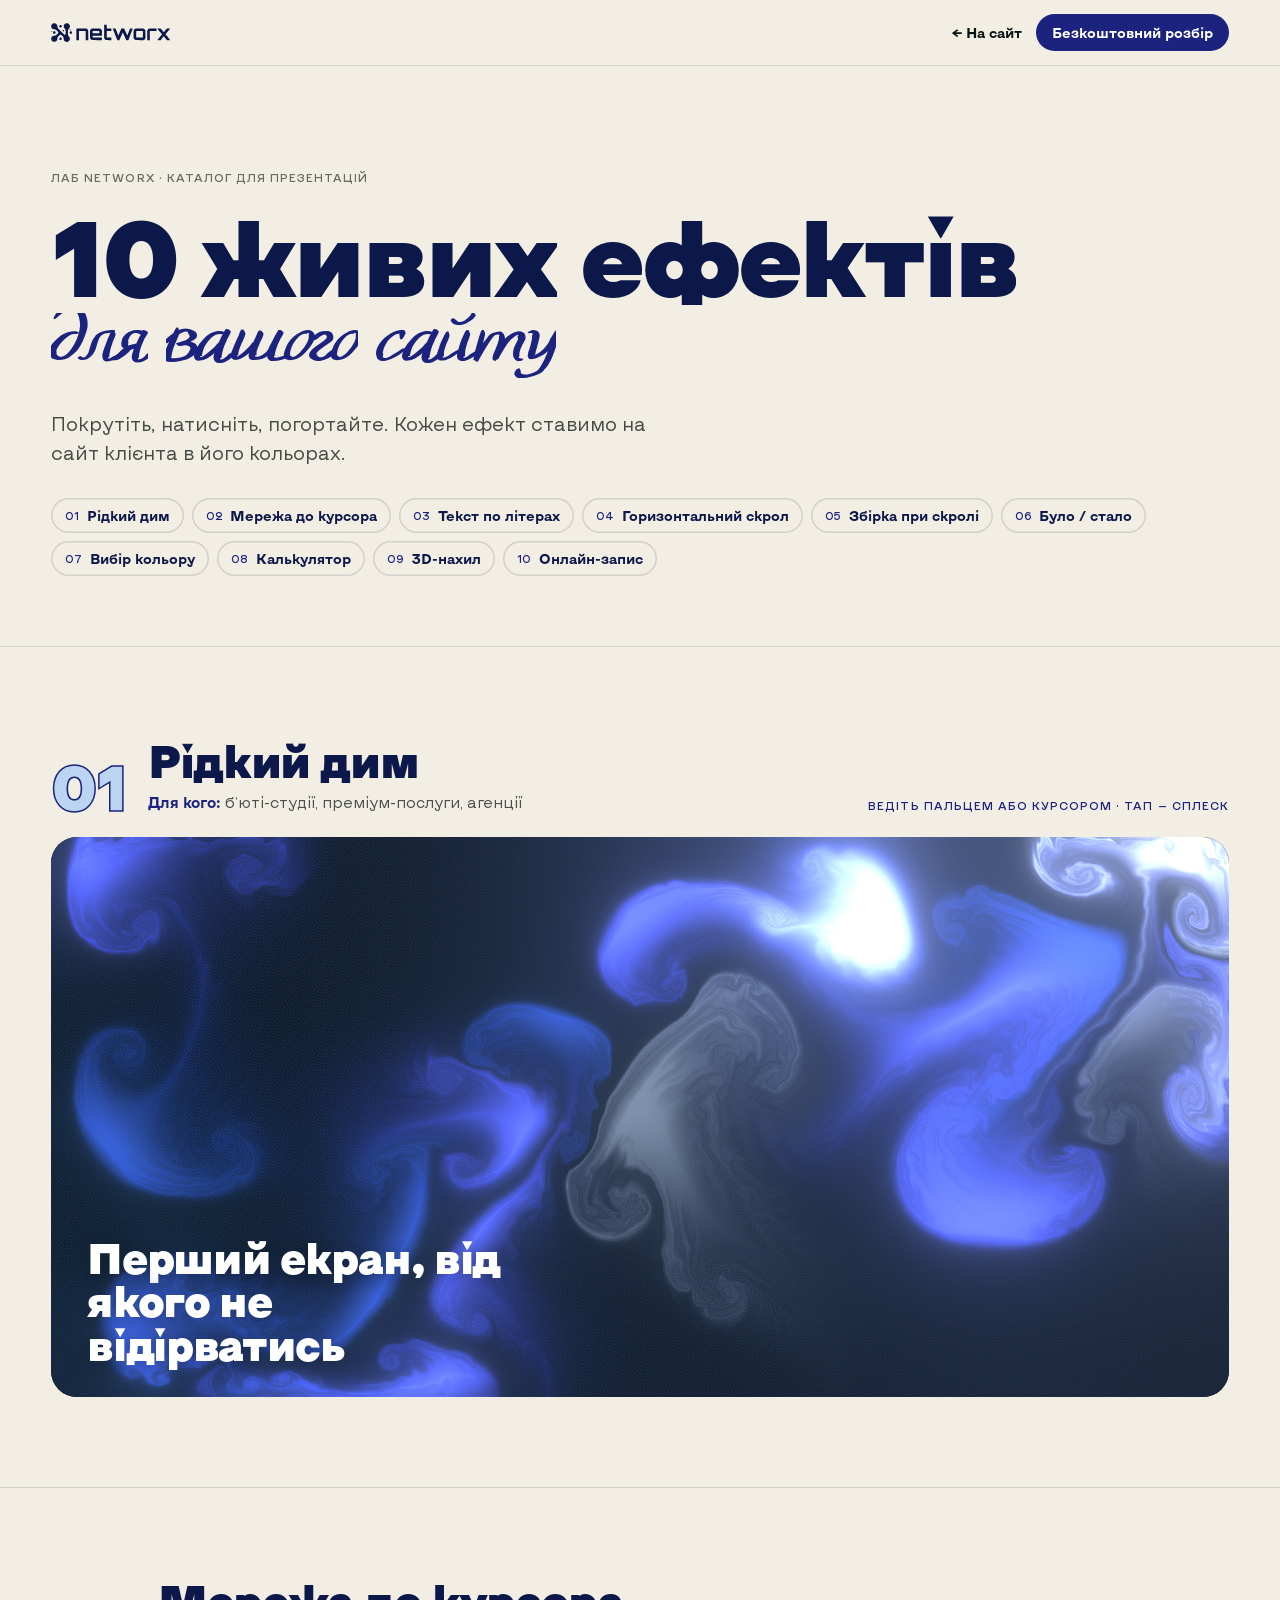
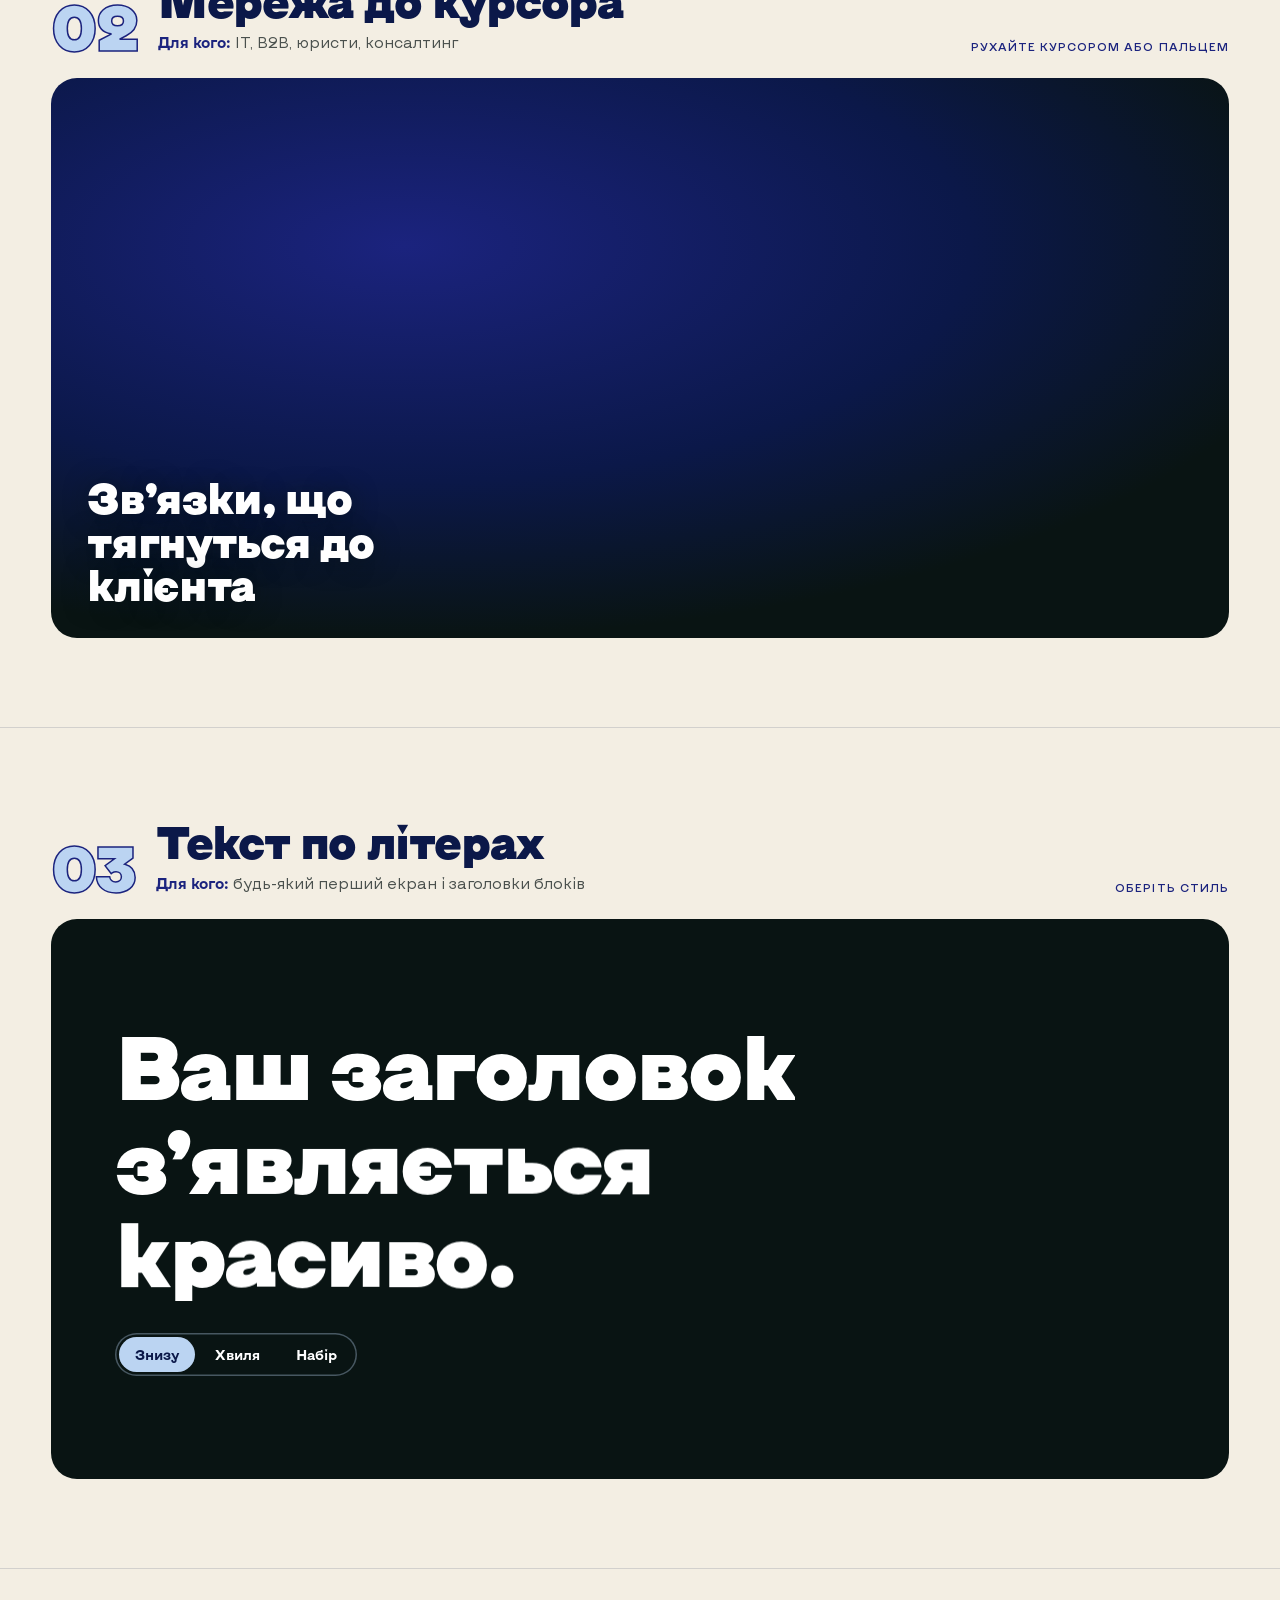
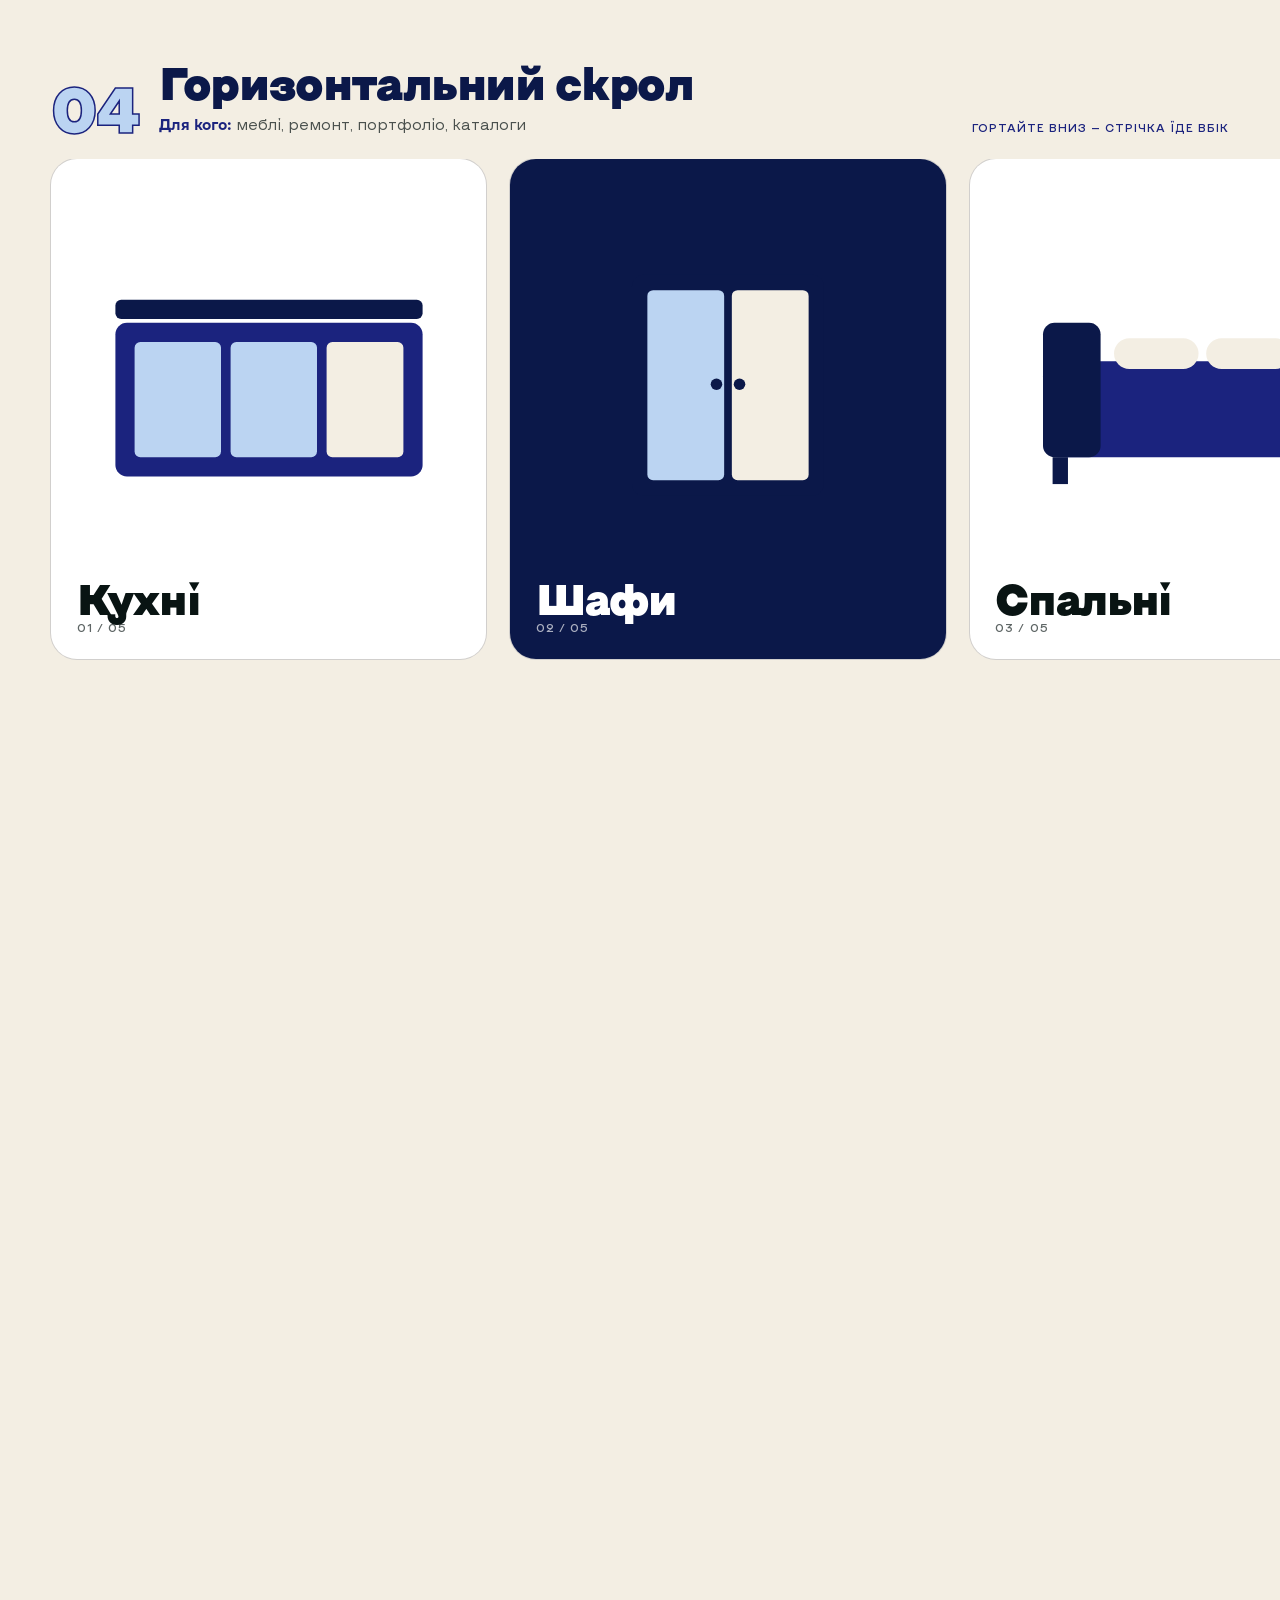
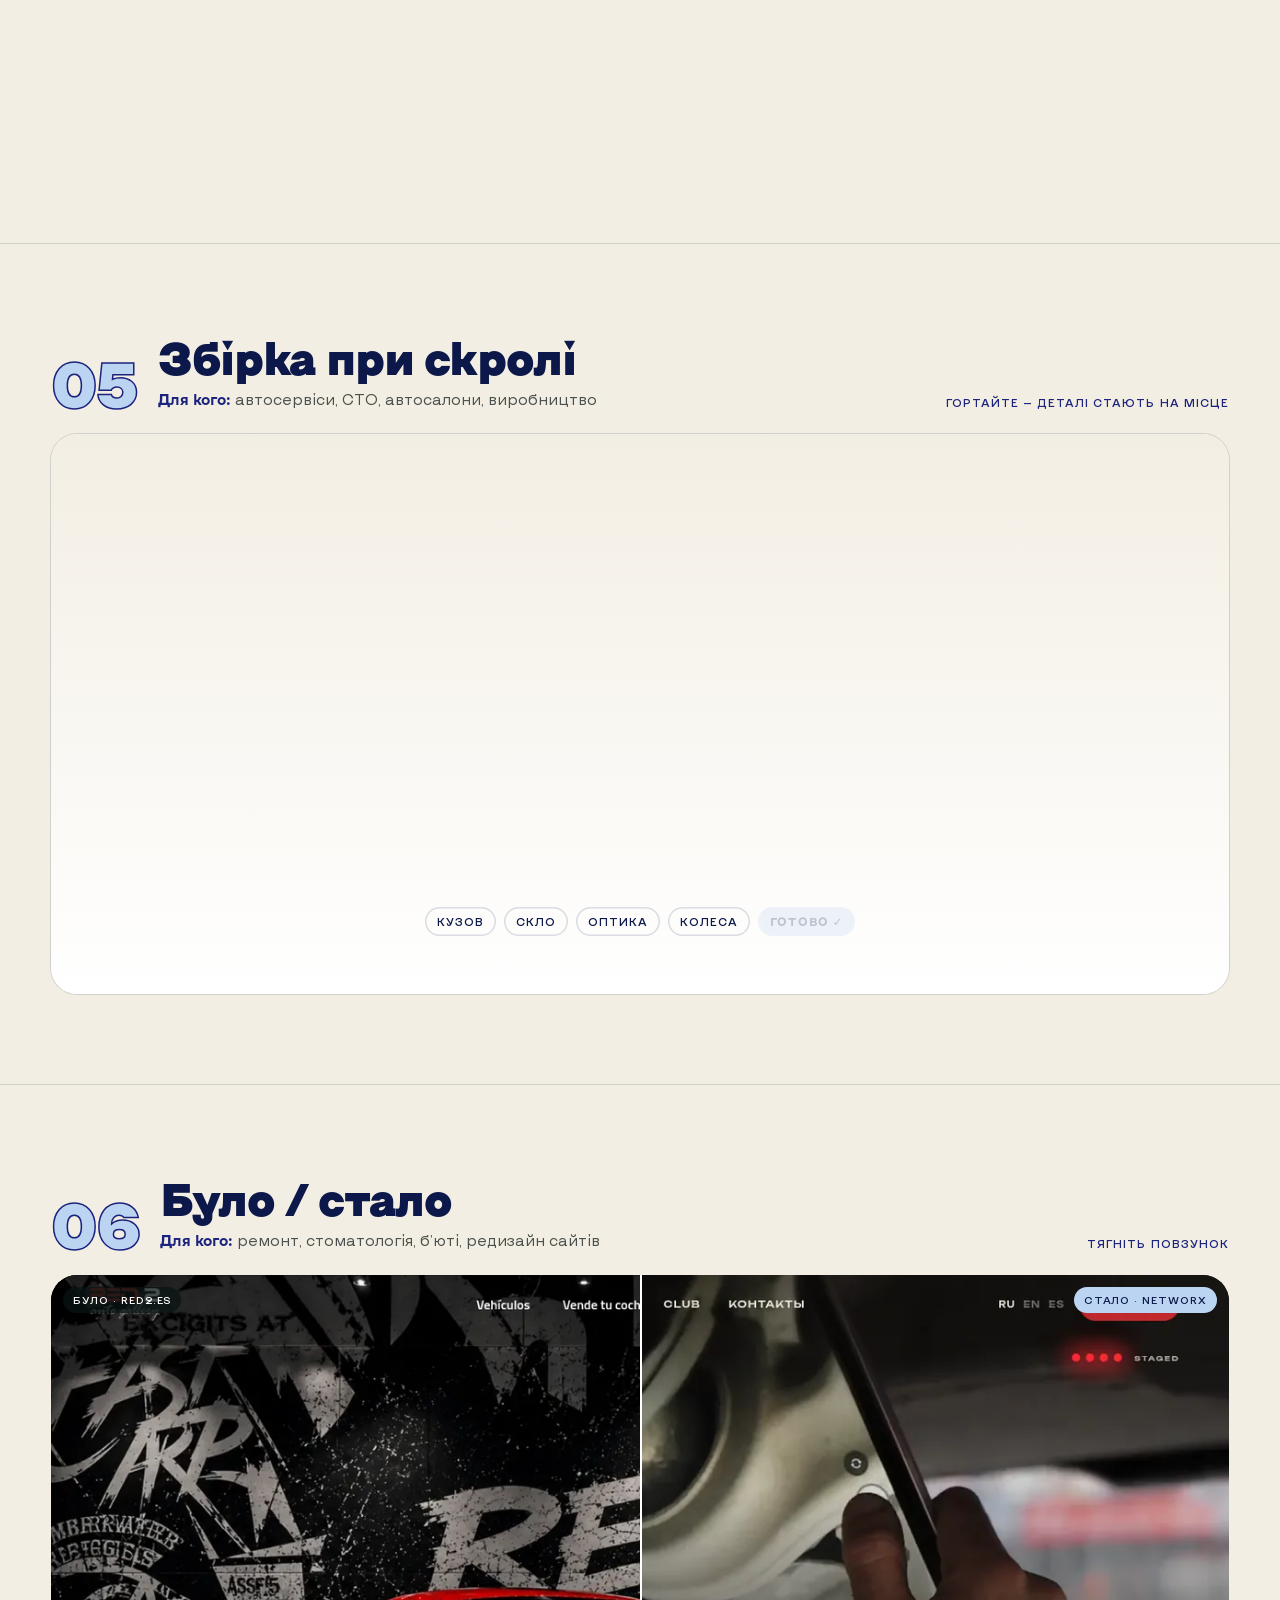
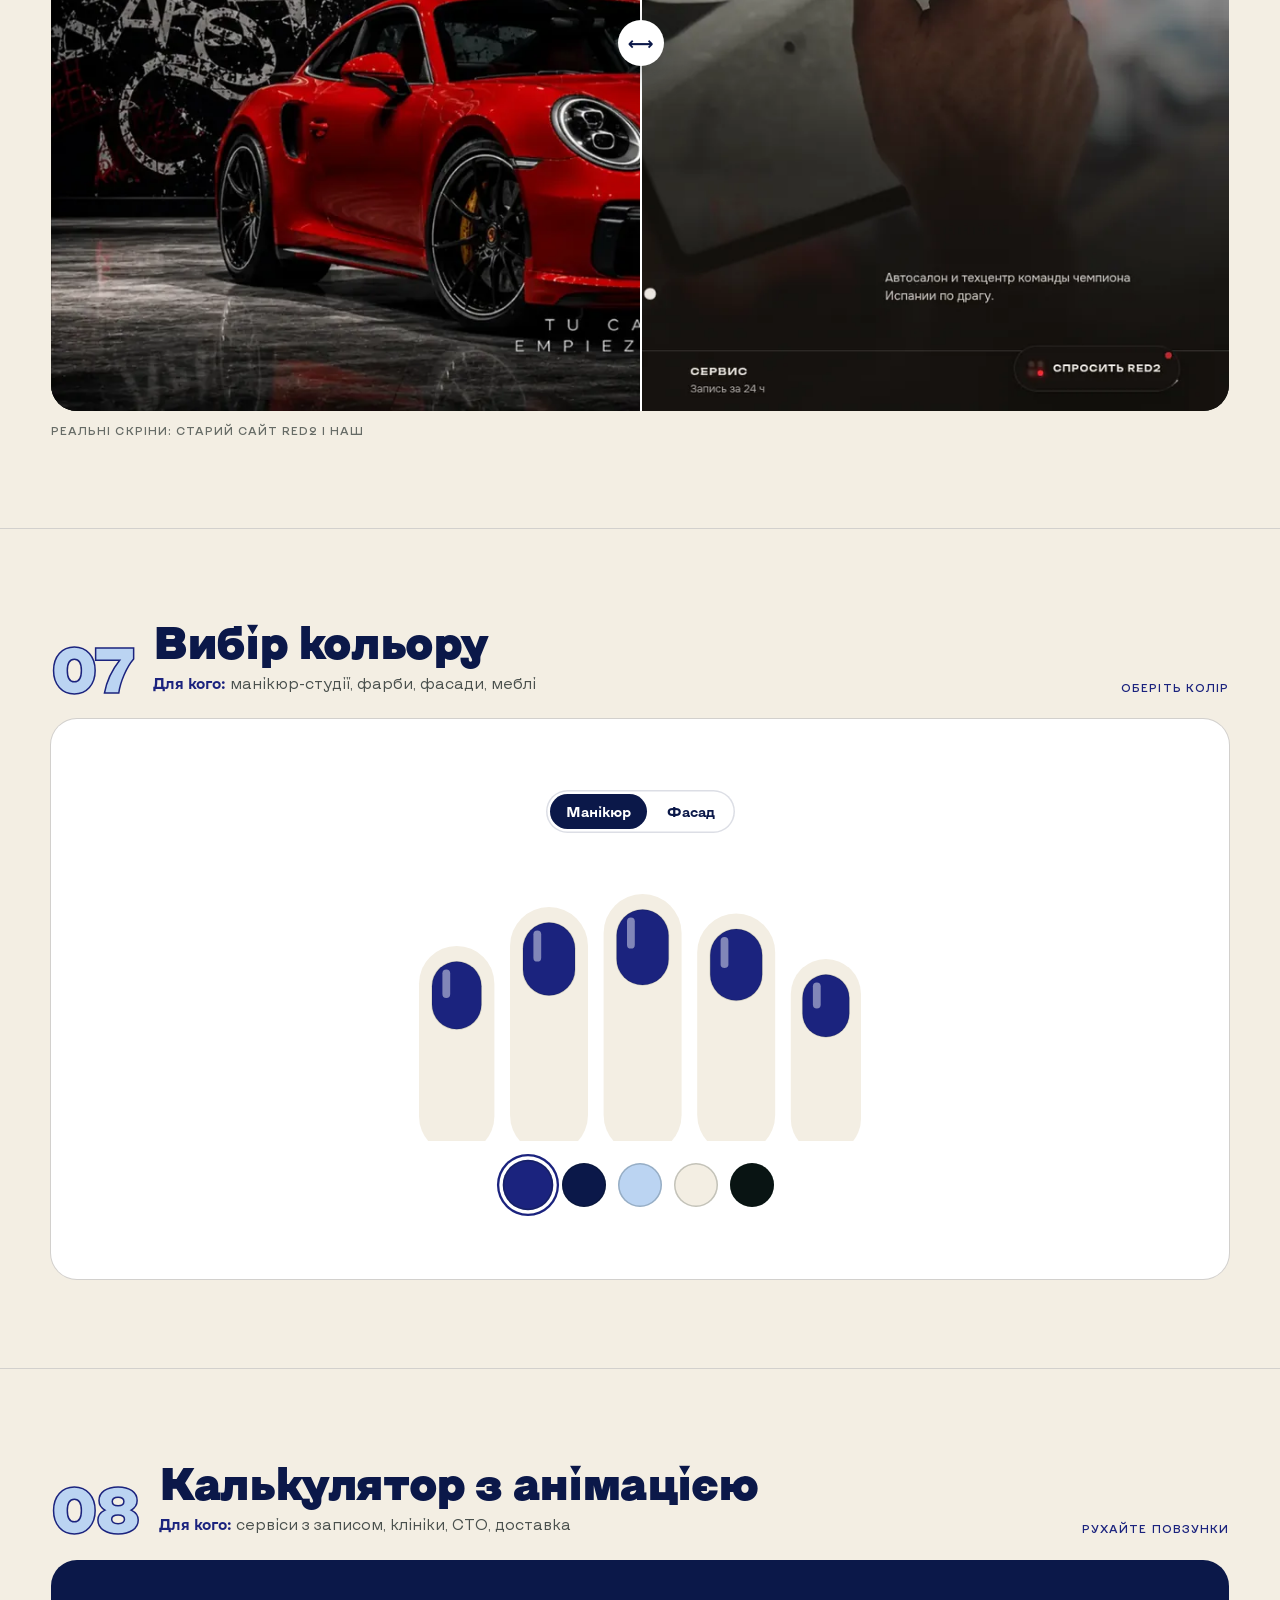
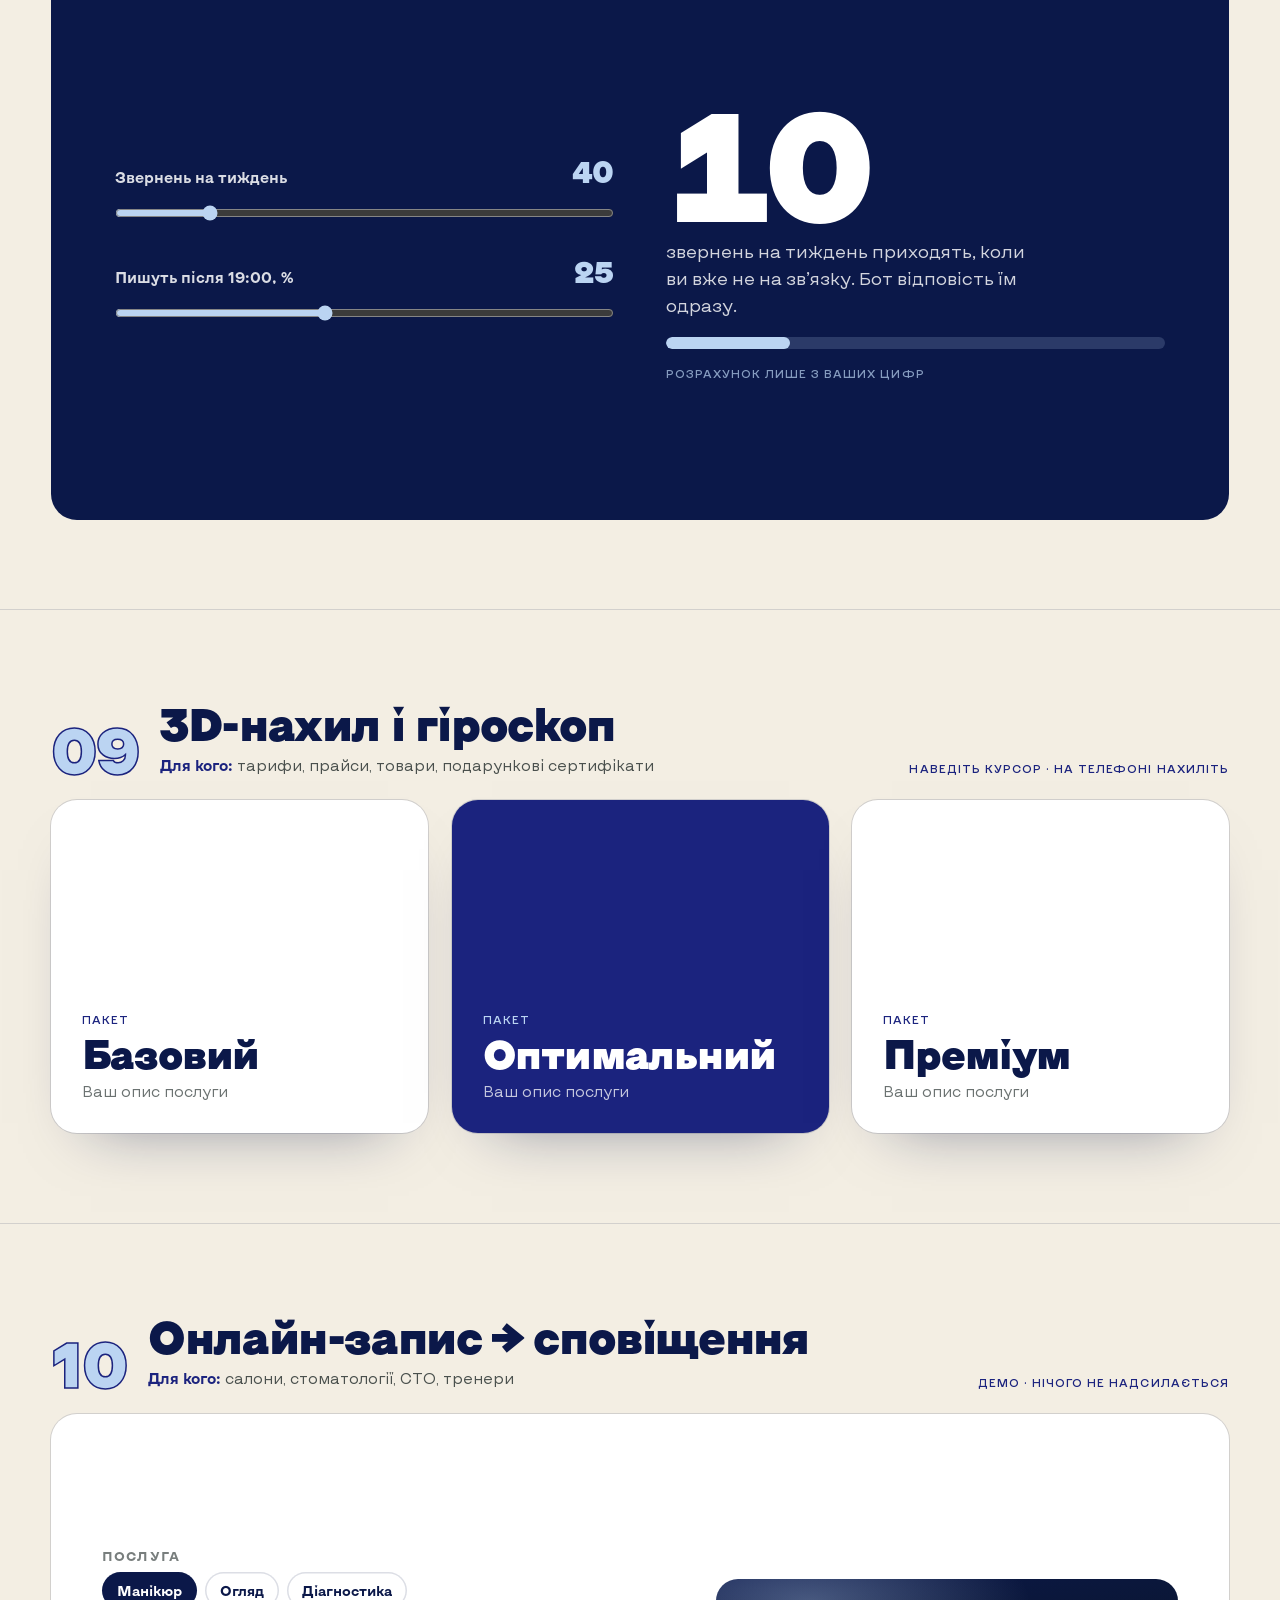
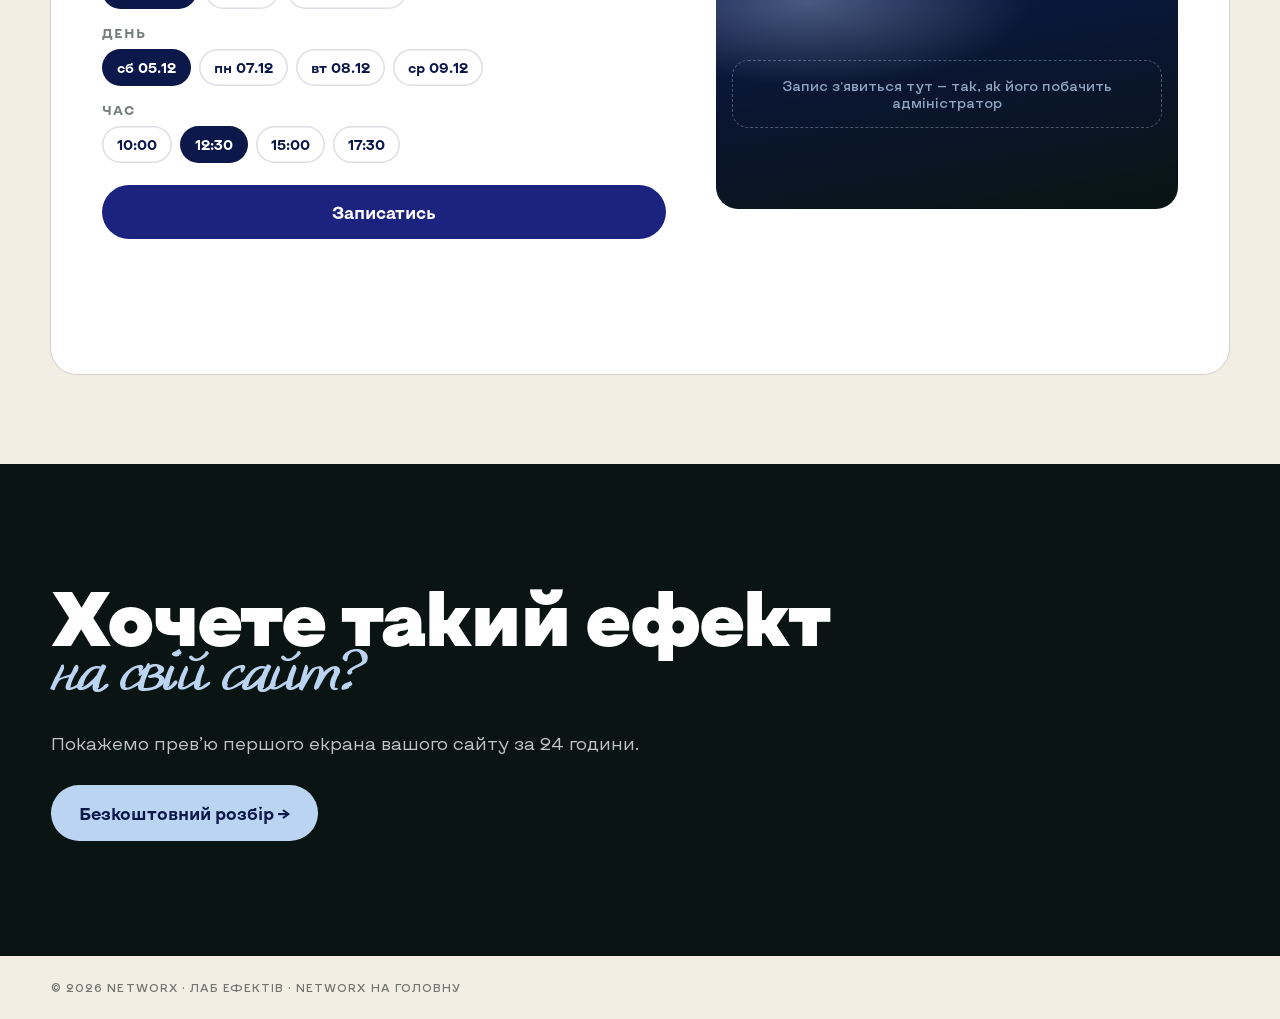
<file: lab/index.html>
<!doctype html><html lang="uk" class="js"><head><meta charset="utf-8">
<meta name="viewport" content="width=device-width,initial-scale=1,viewport-fit=cover">
<meta name="robots" content="noindex,nofollow">
<title>Лаб NetWorX — 10 живих ефектів для сайтів</title>
<meta name="theme-color" content="#091413">
<link rel="icon" type="image/svg+xml" href="../img/brand/networx_mark.svg">
<link rel="preload" href="../fonts/KyivTypeSans-Black.otf" as="font" type="font/otf" crossorigin>
<link rel="stylesheet" href="lab.css?v=1">
</head>
<body>
<!-- ЛАБ NetWorX (30.10.2026): каталог ефектів для сейлзів. Усе своє; WebGL-Fluid-Simulation — MIT (Pavel Dobryakov), GSAP — free. Цифр, відгуків і фото людей тут немає; імена в демо — тестові. -->
<header class="lh">
 <a class="lh__logo" href="../" aria-label="NetWorX — на головну"><i class="lg"></i></a>
 <nav class="lh__nav"><a href="../">← На сайт</a><a class="lh__cta" href="../#start">Безкоштовний розбір</a></nav>
</header>

<main>
<section class="lhero">
 <div class="w">
  <p class="mono kick">Лаб NetWorX · каталог для презентацій</p>
  <h1 class="lhero__t" data-split-chars>10 живих ефектів <span class="hand">для вашого сайту</span></h1>
  <p class="lhero__s">Покрутіть, натисніть, погортайте. Кожен ефект ставимо на сайт клієнта в його кольорах.</p>
  <ol class="toc">
   <li><a href="#fx1">Рідкий дим</a></li><li><a href="#fx2">Мережа до курсора</a></li><li><a href="#fx3">Текст по літерах</a></li><li><a href="#fx4">Горизонтальний скрол</a></li><li><a href="#fx5">Збірка при скролі</a></li>
   <li><a href="#fx6">Було / стало</a></li><li><a href="#fx7">Вибір кольору</a></li><li><a href="#fx8">Калькулятор</a></li><li><a href="#fx9">3D-нахил</a></li><li><a href="#fx10">Онлайн-запис</a></li>
  </ol>
 </div>
</section>

<!-- 01 -->
<section class="fx" id="fx1">
 <div class="w fx__head"><span class="fx__n">01</span><div><h2>Рідкий дим</h2><p class="fx__for"><b>Для кого:</b> бʼюті-студії, преміум-послуги, агенції</p></div><p class="fx__how mono">ведіть пальцем або курсором · тап — сплеск</p></div>
 <div class="w"><div class="stage stage--smoke" data-fluid-host data-lazy="smoke"><canvas data-fluid aria-hidden="true"></canvas><div class="stage__cap"><b>Перший екран, від якого не відірватись</b></div></div></div>
</section>

<!-- 02 -->
<section class="fx" id="fx2">
 <div class="w fx__head"><span class="fx__n">02</span><div><h2>Мережа до курсора</h2><p class="fx__for"><b>Для кого:</b> IT, B2B, юристи, консалтинг</p></div><p class="fx__how mono">рухайте курсором або пальцем</p></div>
 <div class="w"><div class="stage stage--net" data-lazy="net"><canvas aria-hidden="true"></canvas><div class="stage__cap"><b>Звʼязки, що тягнуться до клієнта</b></div></div></div>
</section>

<!-- 03 -->
<section class="fx" id="fx3">
 <div class="w fx__head"><span class="fx__n">03</span><div><h2>Текст по літерах</h2><p class="fx__for"><b>Для кого:</b> будь-який перший екран і заголовки блоків</p></div><p class="fx__how mono">оберіть стиль</p></div>
 <div class="w"><div class="stage stage--type" data-lazy="type">
  <p class="type__t" data-type>Ваш заголовок зʼявляється красиво.</p>
  <div class="seg" role="group" aria-label="Стиль появи"><button class="on" data-mode="rise">Знизу</button><button data-mode="wave">Хвиля</button><button data-mode="scramble">Набір</button></div>
 </div></div>
</section>

<!-- 04 -->
<section class="fx fx--pin" id="fx4">
 <div class="w fx__head"><span class="fx__n">04</span><div><h2>Горизонтальний скрол</h2><p class="fx__for"><b>Для кого:</b> меблі, ремонт, портфоліо, каталоги</p></div><p class="fx__how mono">гортайте вниз — стрічка їде вбік</p></div>
 <div class="hs" data-lazy="hs"><div class="hs__track">
  <article class="hs__c"><svg viewBox="0 0 200 140" aria-hidden="true"><rect x="20" y="40" width="160" height="80" rx="6" fill="#1B237E"/><rect x="30" y="50" width="45" height="60" rx="3" fill="#BBD4F2"/><rect x="80" y="50" width="45" height="60" rx="3" fill="#BBD4F2"/><rect x="130" y="50" width="40" height="60" rx="3" fill="#F3EEE3"/><rect x="20" y="28" width="160" height="10" rx="3" fill="#0B1849"/></svg><b>Кухні</b><span>01 / 05</span></article>
  <article class="hs__c"><svg viewBox="0 0 200 140" aria-hidden="true"><rect x="50" y="15" width="100" height="115" rx="6" fill="#0B1849"/><rect x="58" y="23" width="40" height="99" rx="3" fill="#BBD4F2"/><rect x="102" y="23" width="40" height="99" rx="3" fill="#F3EEE3"/><circle cx="94" cy="72" r="3" fill="#0B1849"/><circle cx="106" cy="72" r="3" fill="#0B1849"/></svg><b>Шафи</b><span>02 / 05</span></article>
  <article class="hs__c"><svg viewBox="0 0 200 140" aria-hidden="true"><rect x="25" y="60" width="150" height="50" rx="8" fill="#1B237E"/><rect x="25" y="40" width="30" height="70" rx="6" fill="#0B1849"/><rect x="62" y="48" width="44" height="16" rx="8" fill="#F3EEE3"/><rect x="110" y="48" width="44" height="16" rx="8" fill="#F3EEE3"/><rect x="30" y="110" width="8" height="14" fill="#0B1849"/><rect x="162" y="110" width="8" height="14" fill="#0B1849"/></svg><b>Спальні</b><span>03 / 05</span></article>
  <article class="hs__c"><svg viewBox="0 0 200 140" aria-hidden="true"><rect x="30" y="60" width="140" height="10" rx="3" fill="#0B1849"/><rect x="40" y="70" width="8" height="50" fill="#0B1849"/><rect x="152" y="70" width="8" height="50" fill="#0B1849"/><rect x="70" y="30" width="60" height="30" rx="3" fill="#1B237E"/><rect x="74" y="34" width="52" height="22" fill="#BBD4F2"/><rect x="95" y="60" width="10" height="4" fill="#1B237E"/></svg><b>Офіси</b><span>04 / 05</span></article>
  <article class="hs__c"><svg viewBox="0 0 200 140" aria-hidden="true"><rect x="40" y="70" width="120" height="40" rx="10" fill="#BBD4F2"/><rect x="40" y="50" width="20" height="60" rx="8" fill="#1B237E"/><circle cx="140" cy="45" r="16" fill="#F3EEE3"/><circle cx="100" cy="40" r="10" fill="#1B237E"/><rect x="46" y="110" width="8" height="12" fill="#0B1849"/><rect x="146" y="110" width="8" height="12" fill="#0B1849"/></svg><b>Дитячі</b><span>05 / 05</span></article>
 </div></div>
</section>

<!-- 05 -->
<section class="fx" id="fx5">
 <div class="w fx__head"><span class="fx__n">05</span><div><h2>Збірка при скролі</h2><p class="fx__for"><b>Для кого:</b> автосервіси, СТО, автосалони, виробництво</p></div><p class="fx__how mono">гортайте — деталі стають на місце</p></div>
 <div class="w"><div class="stage stage--car" data-lazy="car">
  <svg class="car" viewBox="0 0 400 200" aria-label="Схематичне авто, що збирається з деталей">
   <g class="p p--body"><path d="M30 130 Q32 105 60 100 L120 95 L160 62 Q170 55 185 55 L270 55 Q285 55 295 64 L330 96 L360 102 Q378 106 378 125 L378 140 Q378 148 370 148 L40 148 Q30 148 30 140 Z" fill="#1B237E"/></g>
   <g class="p p--win"><path d="M135 95 L168 66 Q172 62 180 62 L222 62 L222 95 Z" fill="#BBD4F2"/><path d="M230 62 L268 62 Q278 62 285 69 L312 95 L230 95 Z" fill="#BBD4F2"/></g>
   <g class="p p--line"><rect x="60" y="112" width="300" height="5" rx="2.5" fill="#0B1849"/><rect x="200" y="100" width="18" height="4" rx="2" fill="#F3EEE3"/></g>
   <g class="p p--light"><path d="M352 108 L372 112 L372 122 L352 120 Z" fill="#F3EEE3"/><path d="M34 112 L50 110 L50 122 L34 124 Z" fill="#BBD4F2"/></g>
   <g class="p p--w1"><circle cx="105" cy="148" r="28" fill="#091413"/><circle cx="105" cy="148" r="14" fill="#BBD4F2"/><circle cx="105" cy="148" r="5" fill="#0B1849"/></g>
   <g class="p p--w2"><circle cx="300" cy="148" r="28" fill="#091413"/><circle cx="300" cy="148" r="14" fill="#BBD4F2"/><circle cx="300" cy="148" r="5" fill="#0B1849"/></g>
  </svg>
  <div class="car__lbl mono" aria-hidden="true"><span>кузов</span><span>скло</span><span>оптика</span><span>колеса</span><b>готово ✓</b></div>
 </div></div>
</section>

<!-- 06 -->
<section class="fx" id="fx6">
 <div class="w fx__head"><span class="fx__n">06</span><div><h2>Було / стало</h2><p class="fx__for"><b>Для кого:</b> ремонт, стоматологія, бʼюті, редизайн сайтів</p></div><p class="fx__how mono">тягніть повзунок</p></div>
 <div class="w"><figure class="ba" data-lazy="ba">
  <div class="ba__box"><img class="ba__a" src="../img/ba/red2-new.webp" alt="Новий сайт RED2 від NetWorX" loading="lazy"><div class="ba__b"><img src="../img/ba/red2-old.webp" alt="Старий сайт RED2" loading="lazy"></div><span class="ba__l mono">було · red2.es</span><span class="ba__r mono">стало · NetWorX</span><i class="ba__h" aria-hidden="true"></i><input type="range" min="0" max="100" value="50" aria-label="Повзунок до/після"></div>
  <figcaption class="mono">Реальні скріни: старий сайт RED2 і наш</figcaption>
 </figure></div>
</section>

<!-- 07 -->
<section class="fx" id="fx7">
 <div class="w fx__head"><span class="fx__n">07</span><div><h2>Вибір кольору</h2><p class="fx__for"><b>Для кого:</b> манікюр-студії, фарби, фасади, меблі</p></div><p class="fx__how mono">оберіть колір</p></div>
 <div class="w"><div class="stage stage--color" data-lazy="color">
  <div class="seg" role="group" aria-label="Обʼєкт"><button class="on" data-obj="nails">Манікюр</button><button data-obj="house">Фасад</button></div>
  <svg class="col col--nails" viewBox="0 0 400 220" aria-label="Схема нігтів">
   <g fill="#F3EEE3"><rect x="30" y="70" width="58" height="160" rx="29"/><rect x="100" y="40" width="60" height="190" rx="30"/><rect x="172" y="30" width="60" height="200" rx="30"/><rect x="244" y="45" width="60" height="185" rx="30"/><rect x="316" y="80" width="54" height="150" rx="27"/></g>
   <g class="paint"><rect x="40" y="82" width="38" height="52" rx="19"/><rect x="110" y="52" width="40" height="56" rx="20"/><rect x="182" y="42" width="40" height="58" rx="20"/><rect x="254" y="57" width="40" height="55" rx="20"/><rect x="325" y="92" width="36" height="48" rx="18"/></g>
   <g fill="#fff" opacity=".45"><rect x="48" y="88" width="6" height="22" rx="3"/><rect x="118" y="58" width="6" height="24" rx="3"/><rect x="190" y="48" width="6" height="24" rx="3"/><rect x="262" y="63" width="6" height="24" rx="3"/><rect x="333" y="98" width="6" height="20" rx="3"/></g>
  </svg>
  <svg class="col col--house" viewBox="0 0 400 220" aria-label="Схема фасаду будинку" hidden>
   <path class="roof" d="M60 100 L200 25 L340 100 Z" fill="#0B1849"/>
   <rect class="paint" x="80" y="100" width="240" height="110"/>
   <rect x="110" y="125" width="44" height="40" rx="3" fill="#BBD4F2"/><rect x="246" y="125" width="44" height="40" rx="3" fill="#BBD4F2"/><rect x="180" y="140" width="40" height="70" rx="3" fill="#091413"/>
   <rect x="40" y="208" width="320" height="6" rx="3" fill="#0B1849"/>
  </svg>
  <div class="sw" role="radiogroup" aria-label="Колір">
   <button role="radio" aria-checked="true" class="on" style="--c:#1B237E" data-c="#1B237E" aria-label="Royal"></button>
   <button role="radio" aria-checked="false" style="--c:#0B1849" data-c="#0B1849" aria-label="Navy"></button>
   <button role="radio" aria-checked="false" style="--c:#BBD4F2" data-c="#BBD4F2" aria-label="Sky"></button>
   <button role="radio" aria-checked="false" style="--c:#F3EEE3" data-c="#F3EEE3" aria-label="Cream"></button>
   <button role="radio" aria-checked="false" style="--c:#091413" data-c="#091413" aria-label="Ink"></button>
  </div>
 </div></div>
</section>

<!-- 08 -->
<section class="fx" id="fx8">
 <div class="w fx__head"><span class="fx__n">08</span><div><h2>Калькулятор з анімацією</h2><p class="fx__for"><b>Для кого:</b> сервіси з записом, клініки, СТО, доставка</p></div><p class="fx__how mono">рухайте повзунки</p></div>
 <div class="w"><div class="stage stage--calc" data-lazy="calc">
  <div class="calc__in">
   <label><span>Звернень на тиждень</span><output data-o="a">40</output><input type="range" min="5" max="200" value="40" data-i="a"></label>
   <label><span>Пишуть після 19:00, %</span><output data-o="b">25</output><input type="range" min="0" max="60" value="25" data-i="b"></label>
  </div>
  <div class="calc__out"><b data-res>10</b><span>звернень на тиждень приходять, коли ви вже не на звʼязку. Бот відповість їм одразу.</span><div class="calc__bar"><i data-bar></i></div><small class="mono">розрахунок лише з ваших цифр</small></div>
 </div></div>
</section>

<!-- 09 -->
<section class="fx" id="fx9">
 <div class="w fx__head"><span class="fx__n">09</span><div><h2>3D-нахил і гіроскоп</h2><p class="fx__for"><b>Для кого:</b> тарифи, прайси, товари, подарункові сертифікати</p></div><p class="fx__how mono">наведіть курсор · на телефоні нахиліть</p></div>
 <div class="w"><div class="tilt" data-lazy="tilt">
  <article class="tc"><i class="tc__g"></i><span class="mono">пакет</span><b>Базовий</b><p>Ваш опис послуги</p></article>
  <article class="tc tc--hi"><i class="tc__g"></i><span class="mono">пакет</span><b>Оптимальний</b><p>Ваш опис послуги</p></article>
  <article class="tc"><i class="tc__g"></i><span class="mono">пакет</span><b>Преміум</b><p>Ваш опис послуги</p></article>
 </div></div>
</section>

<!-- 10 -->
<section class="fx" id="fx10">
 <div class="w fx__head"><span class="fx__n">10</span><div><h2>Онлайн-запис → сповіщення</h2><p class="fx__for"><b>Для кого:</b> салони, стоматології, СТО, тренери</p></div><p class="fx__how mono">демо · нічого не надсилається</p></div>
 <div class="w"><div class="stage stage--book" data-lazy="book">
  <div class="bk">
   <p class="bk__q">Послуга</p><div class="chips" data-g="s"><button class="on">Манікюр</button><button>Огляд</button><button>Діагностика</button></div>
   <p class="bk__q">День</p><div class="chips" data-g="d"></div>
   <p class="bk__q">Час</p><div class="chips" data-g="t"><button>10:00</button><button class="on">12:30</button><button>15:00</button><button>17:30</button></div>
   <button class="bk__go" data-bk>Записатись</button>
  </div>
  <div class="bk__ntf" aria-live="polite"><div class="ntf" data-bk-ntf hidden><div class="ntf__h"><span class="ntf__ic"><i class="lg lg--m"></i></span><span>NetWorX · Записи</span><time>щойно</time></div><div class="ntf__t">📅 Новий запис</div><dl><dt>Клієнт</dt><dd>Тест Тестенко<em>тест</em></dd><dt>Послуга</dt><dd data-f="s"></dd><dt>Коли</dt><dd data-f="w"></dd></dl></div><p class="bk__empty">Запис зʼявиться тут — так, як його побачить адміністратор</p></div>
 </div></div>
</section>

<section class="lend">
 <div class="w"><h2>Хочете такий ефект <span class="hand">на свій сайт?</span></h2><p>Покажемо превʼю першого екрана вашого сайту за 24 години.</p><a class="btn" href="../#start">Безкоштовний розбір →</a></div>
</section>
</main>
<footer class="lf w mono">© 2026 NetWorX · Лаб ефектів · <a href="../">networx на головну</a></footer>

<script src="../js/vendor/gsap.min.js" defer></script>
<script src="../js/vendor/ScrollTrigger.min.js" defer></script>
<script src="../js/vendor/SplitText.min.js" defer></script>
<script src="lab.js?v=1" defer></script>
</body></html>
</file>
<file: lab/lab.css>
/* Лаб NetWorX · брендбук: #091413 #0B1849 #1B237E #BBD4F2 #F3EEE3 #FFFFFF · KyivType Sans (Black заголовки) · LeoHand акцент */
@font-face{font-family:'KyivType Sans';src:url(../fonts/kts-regular.woff2) format('woff2');font-weight:400;font-display:swap}
@font-face{font-family:'KyivType Sans';src:url(../fonts/kts-medium.woff2) format('woff2');font-weight:500;font-display:swap}
@font-face{font-family:'KyivType Sans';src:url(../fonts/KyivTypeSans-Bold.otf) format('opentype');font-weight:600 700;font-display:swap}
@font-face{font-family:'KyivType Sans';src:url(../fonts/KyivTypeSans-Heavy.otf) format('opentype');font-weight:800;font-display:swap}
@font-face{font-family:'KyivType Sans';src:url(../fonts/KyivTypeSans-Black.otf) format('opentype');font-weight:900;font-display:swap}
@font-face{font-family:'LeoHand';src:url(../fonts/leohand.woff2) format('woff2');font-weight:400;font-display:swap}
:root{--ink:#091413;--navy:#0B1849;--royal:#1B237E;--sky:#BBD4F2;--paper:#F3EEE3;--w:#FFFFFF;--f:'KyivType Sans',system-ui,sans-serif;--s:'LeoHand',cursive;--line:rgba(11,24,73,.14);--pad:clamp(16px,4vw,64px);--r:26px}
*{box-sizing:border-box;margin:0;padding:0}
html{-webkit-text-size-adjust:100%}
body{background:var(--paper);color:var(--ink);font:400 16.5px/1.5 var(--f);-webkit-font-smoothing:antialiased;overflow-x:hidden}
a{color:inherit;text-decoration:none}button{font:inherit;color:inherit;background:none;border:0;cursor:pointer}
img,svg{display:block;max-width:100%}
.w{width:100%;max-width:1320px;margin:0 auto;padding:0 var(--pad)}
.mono{font:500 11.5px/1.3 var(--f);letter-spacing:.09em;text-transform:uppercase}
.hand{font-family:var(--s);font-weight:400;color:var(--royal);letter-spacing:0}
.lg{display:block;background:currentColor;-webkit-mask:url(../img/brand/networx_logo.svg) no-repeat left center/contain;mask:url(../img/brand/networx_logo.svg) no-repeat left center/contain;width:140px;aspect-ratio:2336/372}
.lg--m{-webkit-mask-image:url(../img/brand/networx_mark.svg);mask-image:url(../img/brand/networx_mark.svg);-webkit-mask-position:center;mask-position:center;width:14px;height:14px;aspect-ratio:auto}
/* header */
.lh{position:fixed;inset:0 0 auto 0;z-index:50;display:flex;align-items:center;justify-content:space-between;padding:14px var(--pad);background:rgba(243,238,227,.86);-webkit-backdrop-filter:blur(14px);backdrop-filter:blur(14px);box-shadow:0 1px 0 var(--line)}
.lh__logo{color:var(--navy)}.lh__logo .lg{width:124px}
.lh__nav{display:flex;gap:14px;align-items:center;font:600 14px var(--f)}
.lh__cta{background:var(--royal);color:#fff;padding:10px 16px;border-radius:99px}
@media (max-width:520px){.lh__cta{display:none}}
/* hero */
.lhero{padding:clamp(110px,14vw,170px) 0 clamp(40px,6vw,70px)}
.kick{color:rgba(9,20,19,.6);margin-bottom:18px}
.lhero__t{font:900 clamp(44px,8.4vw,128px)/.95 var(--f);letter-spacing:-.035em;color:var(--navy);max-width:13ch}
.lhero__t .hand{display:block;font-size:.72em;margin-top:.1em}
.lhero__s{margin:24px 0 30px;font-size:clamp(17px,1.5vw,21px);max-width:44ch;color:rgba(9,20,19,.75)}
.toc{list-style:none;counter-reset:t;display:flex;flex-wrap:wrap;gap:8px}
.toc li{counter-increment:t}
.toc a{display:inline-flex;gap:8px;align-items:center;padding:9px 14px;border-radius:99px;box-shadow:inset 0 0 0 1.5px var(--line);font:600 14px var(--f);color:var(--navy);transition:background .2s,color .2s}
.toc a:before{content:counter(t,decimal-leading-zero);font:500 11px var(--f);color:var(--royal)}
.toc a:hover{background:var(--navy);color:#fff}.toc a:hover:before{color:var(--sky)}
/* fx */
.fx{padding:clamp(50px,7vw,100px) 0;border-top:1px solid var(--line)}
.fx__head{display:grid;grid-template-columns:auto 1fr auto;gap:8px 22px;align-items:end;margin-bottom:24px}
.fx__n{font:900 clamp(40px,5vw,72px)/.85 var(--f);color:var(--sky);-webkit-text-stroke:1.5px var(--royal);letter-spacing:-.04em}
.fx h2{font:900 clamp(28px,3.6vw,52px)/1 var(--f);letter-spacing:-.03em;color:var(--navy)}
.fx__for{margin-top:8px;color:rgba(9,20,19,.72);font-size:15px}.fx__for b{color:var(--royal);font-weight:700}
.fx__how{color:var(--royal);text-align:right}
@media (max-width:760px){.fx__head{grid-template-columns:auto 1fr}.fx__how{grid-column:1/-1;text-align:left}}
.stage{position:relative;border-radius:var(--r);overflow:hidden;background:var(--navy);color:#fff;min-height:clamp(340px,52vw,560px);isolation:isolate}
.stage__cap{position:absolute;left:clamp(18px,3vw,36px);bottom:clamp(18px,3vw,32px);right:18px;z-index:2;pointer-events:none}
.stage__cap b{font:900 clamp(24px,3.4vw,48px)/1 var(--f);letter-spacing:-.03em;max-width:14ch;display:block;text-shadow:0 2px 24px rgba(9,20,19,.6)}
.stage canvas{position:absolute;inset:0;width:100%;height:100%;display:block;touch-action:pan-y}
.stage--smoke{background:radial-gradient(70% 60% at 75% 55%,#1B237E,rgba(11,24,73,.6) 45%,#091413 80%)}
.stage--net{background:radial-gradient(80% 70% at 30% 30%,#1B237E,#0B1849 60%,#091413)}
/* 03 type */
.stage--type{display:flex;flex-direction:column;justify-content:center;gap:32px;padding:clamp(24px,5vw,70px);background:var(--ink)}
.type__t{font:900 clamp(38px,7vw,104px)/.98 var(--f);letter-spacing:-.035em;max-width:14ch}
.type__t .ch{display:inline-block;will-change:transform}
.type__t .wd{display:inline-block;overflow:hidden;vertical-align:top;padding-bottom:.06em}
.seg{display:inline-flex;gap:4px;padding:4px;border-radius:99px;box-shadow:inset 0 0 0 1.5px rgba(187,212,242,.35);align-self:flex-start}
.seg button{padding:9px 16px;border-radius:99px;font:700 14px var(--f);color:inherit}
.seg button.on{background:var(--sky);color:var(--navy)}
/* 04 horizontal */
.fx--pin{overflow:hidden}
.hs{overflow:hidden}
.hs__track{display:flex;gap:clamp(14px,2vw,24px);padding:0 var(--pad);width:max-content;will-change:transform}
.hs__c{flex:none;width:clamp(260px,34vw,460px);aspect-ratio:4/4.6;border-radius:var(--r);background:#fff;box-shadow:0 0 0 1px var(--line);padding:clamp(18px,2vw,28px);display:flex;flex-direction:column;justify-content:space-between}
.hs__c:nth-child(even){background:var(--navy);color:#fff}
.hs__c svg{width:100%;height:auto;margin:auto 0}
.hs__c b{font:900 clamp(30px,3.4vw,52px)/1 var(--f);letter-spacing:-.03em}
.hs__c span{font:500 12px var(--f);letter-spacing:.09em;opacity:.65}
/* 05 car */
.stage--car{background:linear-gradient(180deg,#F3EEE3,#fff);color:var(--navy);display:grid;place-items:center;padding:clamp(20px,4vw,60px);box-shadow:0 0 0 1px var(--line)}
.car{width:min(760px,100%);height:auto;overflow:visible}
.car__lbl{display:flex;flex-wrap:wrap;gap:8px;justify-content:center;margin-top:18px}
.car__lbl span,.car__lbl b{padding:7px 12px;border-radius:99px;box-shadow:inset 0 0 0 1.5px var(--line);transition:background .3s,color .3s}
.car__lbl .on{background:var(--royal);color:#fff;box-shadow:none}
.car__lbl b{background:var(--sky);color:var(--navy);box-shadow:none;opacity:.25;transition:opacity .4s}.car__lbl b.on{opacity:1;background:var(--sky);color:var(--navy)}
/* 06 before/after */
.ba{margin:0}
.ba__box{--p:50%;position:relative;aspect-ratio:16/10;border-radius:var(--r);overflow:hidden;background:var(--ink);touch-action:pan-y;user-select:none}
.ba__box img{position:absolute;inset:0;width:100%;height:100%;object-fit:cover;object-position:top;pointer-events:none}
.ba__b{position:absolute;inset:0;clip-path:inset(0 calc(100% - var(--p)) 0 0)}
.ba__h{position:absolute;top:0;bottom:0;left:var(--p);width:2px;background:#fff;transform:translateX(-1px);pointer-events:none}
.ba__h:after{content:"⟷";position:absolute;top:50%;left:50%;width:46px;height:46px;border-radius:50%;background:#fff;color:var(--navy);display:grid;place-items:center;transform:translate(-50%,-50%);font:700 18px var(--f);box-shadow:0 8px 30px rgba(9,20,19,.35)}
.ba__box input{position:absolute;inset:0;width:100%;height:100%;opacity:0;cursor:ew-resize;margin:0}
.ba__l,.ba__r{position:absolute;top:12px;padding:6px 10px;border-radius:99px;font-size:10.5px;pointer-events:none}
.ba__l{left:12px;background:rgba(9,20,19,.75);color:#fff}.ba__r{right:12px;background:var(--sky);color:var(--navy)}
.ba figcaption{margin-top:12px;color:rgba(9,20,19,.6)}
/* 07 color */
.stage--color{background:#fff;color:var(--navy);box-shadow:0 0 0 1px var(--line);display:flex;flex-direction:column;align-items:center;justify-content:center;gap:22px;padding:clamp(20px,4vw,50px)}
.stage--color .seg{align-self:center;box-shadow:inset 0 0 0 1.5px var(--line)}
.stage--color .seg button.on{background:var(--navy);color:#fff}
.col{width:min(520px,100%);height:auto}
.col .paint{fill:var(--pc,#1B237E);transition:fill .5s}
.col--nails .paint rect{fill:var(--pc,#1B237E);transition:fill .5s}
.col--nails .paint rect{stroke:rgba(9,20,19,.15);stroke-width:1}
.sw{display:flex;gap:12px}
.sw button{width:44px;height:44px;border-radius:50%;background:var(--c);box-shadow:inset 0 0 0 1.5px rgba(9,20,19,.2);transition:transform .25s}
.sw button.on{transform:scale(1.15);box-shadow:inset 0 0 0 1.5px rgba(9,20,19,.2),0 0 0 3px #fff,0 0 0 5px var(--royal)}
/* 08 calc */
.stage--calc{display:grid;grid-template-columns:1fr 1fr;gap:clamp(20px,4vw,60px);align-items:center;padding:clamp(22px,5vw,70px);background:var(--navy)}
.calc__in{display:grid;gap:26px}
.calc__in label{display:grid;grid-template-columns:1fr auto;gap:10px;align-items:baseline;font:600 15px var(--f);color:rgba(255,255,255,.85)}
.calc__in output{font:900 30px var(--f);color:var(--sky)}
.calc__in input{grid-column:1/-1;width:100%;accent-color:#BBD4F2;height:28px}
.calc__out b{display:block;font:900 clamp(80px,12vw,180px)/.85 var(--f);letter-spacing:-.05em;color:#fff;font-variant-numeric:tabular-nums}
.calc__out span{display:block;margin:12px 0 18px;font-size:clamp(16px,1.4vw,19px);color:rgba(255,255,255,.82);max-width:32ch}
.calc__bar{height:12px;border-radius:99px;background:rgba(187,212,242,.18);overflow:hidden;margin-bottom:10px}
.calc__bar i{display:block;height:100%;width:0;background:var(--sky);border-radius:99px}
.calc__out small{color:rgba(187,212,242,.7)}
@media (max-width:760px){.stage--calc{grid-template-columns:1fr}}
/* 09 tilt */
.tilt{display:grid;grid-template-columns:repeat(3,1fr);gap:clamp(12px,2vw,24px);perspective:1000px}
.tc{position:relative;border-radius:var(--r);background:#fff;box-shadow:0 0 0 1px var(--line),0 30px 60px -40px rgba(11,24,73,.5);padding:clamp(20px,2.4vw,32px);min-height:clamp(220px,26vw,340px);display:flex;flex-direction:column;justify-content:flex-end;gap:6px;transform-style:preserve-3d;will-change:transform;overflow:hidden}
.tc b{font:900 clamp(30px,3.2vw,48px)/1 var(--f);letter-spacing:-.03em;color:var(--navy);transform:translateZ(40px)}
.tc span{color:var(--royal)}.tc p{color:rgba(9,20,19,.6);font-size:15px}
.tc--hi{background:var(--royal)}.tc--hi b{color:#fff}.tc--hi span{color:var(--sky)}.tc--hi p{color:rgba(255,255,255,.75)}
.tc__g{position:absolute;inset:0;pointer-events:none;background:radial-gradient(circle at var(--gx,50%) var(--gy,0%),rgba(255,255,255,.55),transparent 45%);opacity:.0;transition:opacity .3s}
.tc:hover .tc__g,.tilt.gyro .tc__g{opacity:1}
@media (max-width:760px){.tilt{grid-template-columns:1fr}.tc{min-height:170px}}
/* 10 booking */
.stage--book{display:grid;grid-template-columns:1.1fr .9fr;gap:clamp(18px,4vw,50px);padding:clamp(20px,4vw,56px);background:#fff;color:var(--ink);box-shadow:0 0 0 1px var(--line);align-items:center}
.bk__q{font:600 13px var(--f);letter-spacing:.08em;text-transform:uppercase;color:rgba(9,20,19,.55);margin:16px 0 8px}.bk__q:first-child{margin-top:0}
.chips{display:flex;flex-wrap:wrap;gap:8px}
.chips button{padding:10px 15px;border-radius:99px;box-shadow:inset 0 0 0 1.5px var(--line);font:700 14px var(--f);color:var(--navy);transition:background .2s,color .2s}
.chips button.on{background:var(--navy);color:#fff;box-shadow:none}
.bk__go{margin-top:22px;width:100%;padding:17px;border-radius:99px;background:var(--royal);color:#fff;font:700 17px var(--f)}
.bk__go.ok{background:var(--sky);color:var(--navy)}
.bk__ntf{min-height:230px;border-radius:22px;background:radial-gradient(80% 60% at 20% 10%,rgba(187,212,242,.35),transparent 60%),linear-gradient(170deg,#0B1849,#091413);padding:16px;display:flex;flex-direction:column;justify-content:center}
.bk__empty{color:rgba(187,212,242,.75);text-align:center;font:500 14px var(--f);border:1.5px dashed rgba(187,212,242,.35);border-radius:16px;padding:16px}
.ntf{background:rgba(243,238,227,.95);color:var(--ink);border-radius:18px;padding:12px 14px;box-shadow:0 14px 30px -14px rgba(0,0,0,.6)}
.ntf__h{display:flex;align-items:center;gap:8px;font:700 12px var(--f);color:rgba(9,20,19,.7);margin-bottom:6px}
.ntf__ic{width:22px;height:22px;border-radius:7px;background:var(--royal);color:#fff;display:grid;place-items:center;flex:none}
.ntf__h time{margin-left:auto;font-weight:500}
.ntf__t{font:800 15px/1.2 var(--f);color:var(--navy);margin-bottom:6px}
.ntf dl{display:grid;grid-template-columns:auto 1fr;gap:3px 10px;font:500 13px/1.3 var(--f)}.ntf dt{color:rgba(9,20,19,.55)}.ntf dd{font-weight:700}
.ntf dd em{font-style:normal;font-size:10px;letter-spacing:.06em;text-transform:uppercase;background:var(--sky);color:var(--navy);border-radius:6px;padding:1px 6px;margin-left:6px}
@media (max-width:760px){.stage--book{grid-template-columns:1fr}}
/* end */
.lend{padding:clamp(70px,9vw,130px) 0;background:var(--ink);color:#fff}
.lend h2{font:900 clamp(36px,6vw,90px)/.95 var(--f);letter-spacing:-.035em;max-width:14ch}
.lend .hand{display:block;color:var(--sky);font-size:.8em}
.lend p{margin:20px 0 28px;color:rgba(255,255,255,.75);font-size:18px}
.btn{display:inline-flex;padding:18px 28px;border-radius:99px;background:var(--sky);color:var(--navy);font:700 17px var(--f)}
.lf{padding:24px var(--pad);color:rgba(9,20,19,.55)}
@media (prefers-reduced-motion:reduce){*{scroll-behavior:auto!important}}
[hidden]{display:none!important}
.calc__out b{margin-bottom:6px}.calc__out span{position:relative}
</file>
